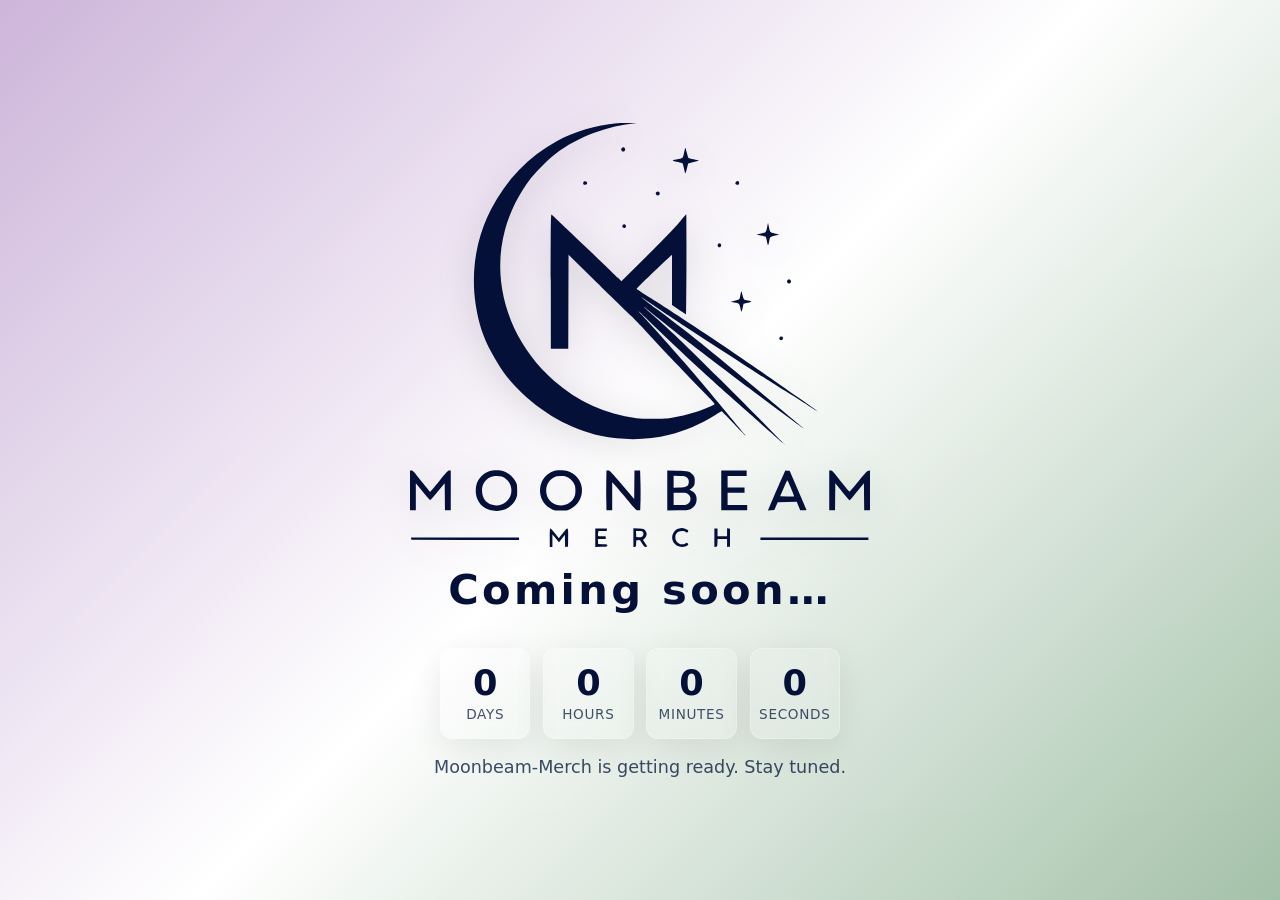
<file: index.html>
<!doctype html>
<html lang="en">
<head>
  <meta charset="utf-8" />
  <meta name="viewport" content="width=device-width,initial-scale=1" />
  <title>Moonbeam-Merch — Coming Soon</title>
  <link rel="stylesheet" href="styles.css">
  <style>
    .countdown {
      z-index: 1;
      display: grid;
      grid-template-columns: repeat(auto-fit, minmax(80px, 1fr));
      gap: 0.8rem;
      margin-top: 1rem;
      max-width: 400px;
    }

    .countdown-item {
      display: flex;
      flex-direction: column;
      align-items: center;
      justify-content: center;
      background: rgba(255, 255, 255, 0.15);
      backdrop-filter: blur(10px);
      border: 1px solid rgba(255, 255, 255, 0.25);
      border-radius: 12px;
      padding: 1rem;
      box-shadow: 0 8px 32px rgba(0, 0, 0, 0.08);
    }

    .countdown-value {
      font-size: clamp(1.5rem, 4vw, 2.2rem);
      font-weight: 700;
      color: var(--navy);
      line-height: 1;
    }

    .countdown-label {
      font-size: clamp(0.7rem, 2vw, 0.85rem);
      color: rgba(7, 26, 58, 0.75);
      margin-top: 0.4rem;
      font-weight: 500;
      text-transform: uppercase;
      letter-spacing: 0.05em;
    }

    @media (max-width: 480px) {
      .countdown {
        grid-template-columns: repeat(2, 1fr);
        gap: 0.6rem;
      }

      .countdown-item {
        padding: 0.8rem;
      }
    }

    @media (prefers-reduced-motion: reduce) {
      .countdown-item {
        background: rgba(255, 255, 255, 0.1);
        backdrop-filter: none;
      }
    }
  </style>
</head>
<body>
  <main class="stage" role="main" aria-labelledby="coming-title">
    <!-- Replace logo.svg with your logo file (logo.svg or logo.png).
         If you use an SVG file you can style its fill via CSS (see styles.css notes). -->
    <img src="Logo.svg" alt="Moonbeam-Merch logo" class="logo" id="moonbeam-logo">

    <h1 id="coming-title" class="title">Coming soon…</h1>

    <!-- Countdown Timer -->
    <div class="countdown" aria-live="polite" aria-label="Time remaining until October 1, 2026">
      <div class="countdown-item">
        <div class="countdown-value" id="days">0</div>
        <div class="countdown-label">Days</div>
      </div>
      <div class="countdown-item">
        <div class="countdown-value" id="hours">0</div>
        <div class="countdown-label">Hours</div>
      </div>
      <div class="countdown-item">
        <div class="countdown-value" id="minutes">0</div>
        <div class="countdown-label">Minutes</div>
      </div>
      <div class="countdown-item">
        <div class="countdown-value" id="seconds">0</div>
        <div class="countdown-label">Seconds</div>
      </div>
    </div>

    <!-- Optional short line -->
    <p class="sub">Moonbeam-Merch is getting ready. Stay tuned.</p>
  </main>

  <script>
    function updateCountdown() {
      // Target date: October 1, 2026 at 23:59:59
      const targetDate = new Date(2026, 9, 1, 23, 59, 59); // Month is 0-indexed, so 9 = October
      const now = new Date();
      const timeRemaining = targetDate - now;

      if (timeRemaining <= 0) {
        // Countdown has ended
        document.getElementById('days').textContent = '0';
        document.getElementById('hours').textContent = '0';
        document.getElementById('minutes').textContent = '0';
        document.getElementById('seconds').textContent = '0';
        return;
      }

      const days = Math.floor(timeRemaining / (1000 * 60 * 60 * 24));
      const hours = Math.floor((timeRemaining % (1000 * 60 * 60 * 24)) / (1000 * 60 * 60));
      const minutes = Math.floor((timeRemaining % (1000 * 60 * 60)) / (1000 * 60));
      const seconds = Math.floor((timeRemaining % (1000 * 60)) / 1000);

      document.getElementById('days').textContent = String(days).padStart(2, '0');
      document.getElementById('hours').textContent = String(hours).padStart(2, '0');
      document.getElementById('minutes').textContent = String(minutes).padStart(2, '0');
      document.getElementById('seconds').textContent = String(seconds).padStart(2, '0');
    }

    // Update immediately and then every second
    updateCountdown();
    setInterval(updateCountdown, 1000);
  </script>
</body>
</html>
</file>
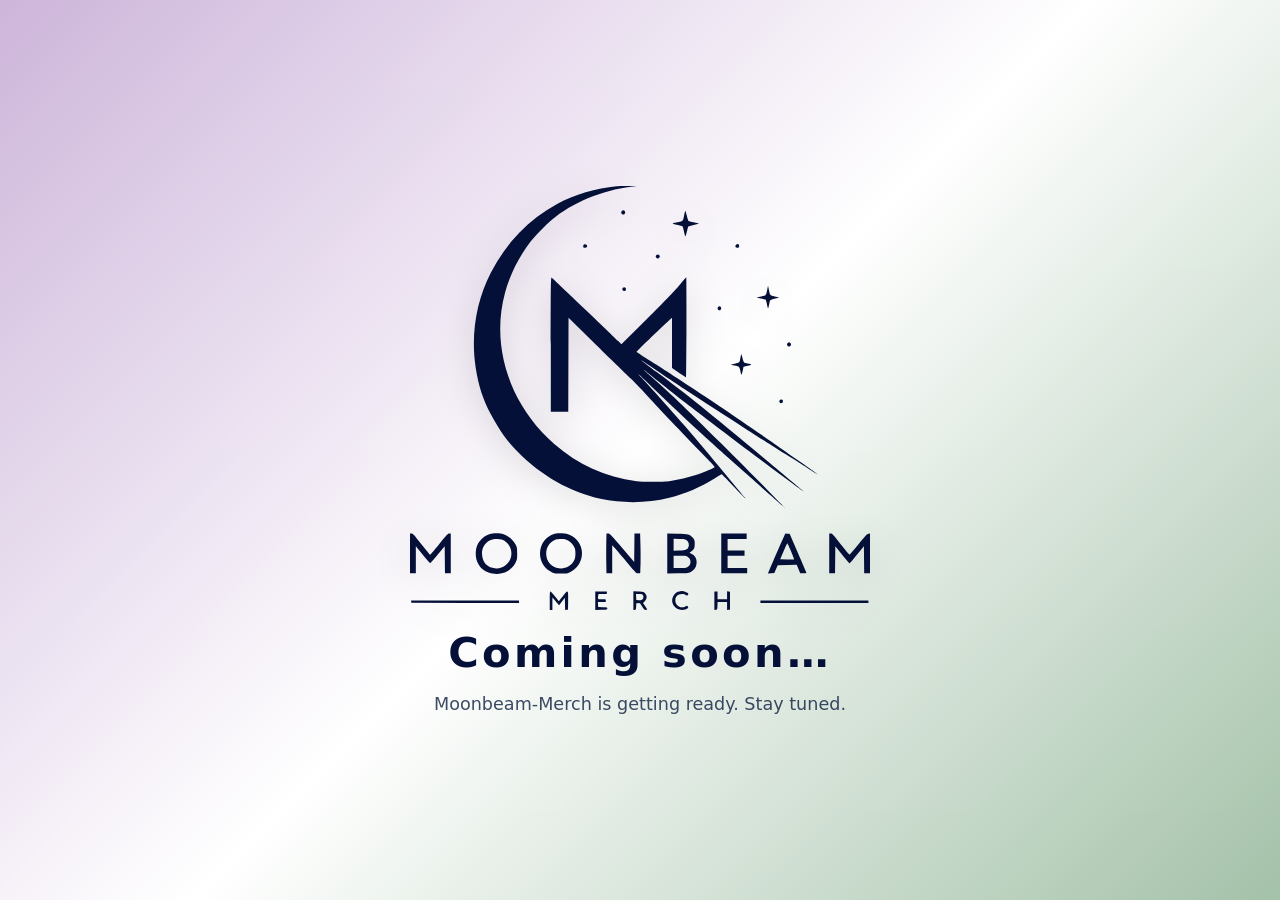
<file: static.html>
<!doctype html>
<html lang="en">
<head>
  <meta charset="utf-8" />
  <meta name="viewport" content="width=device-width,initial-scale=1" />
  <title>Moonbeam-Merch — Coming Soon</title>
  <link rel="stylesheet" href="styles.css">
</head>
<body>
  <main class="stage" role="main" aria-labelledby="coming-title">
    <!-- Replace logo.svg with your logo file (logo.svg or logo.png).
         If you use an SVG file you can style its fill via CSS (see styles.css notes). -->
    <img src="Logo.svg" alt="Moonbeam-Merch logo" class="logo" id="moonbeam-logo">

    <h1 id="coming-title" class="title">Coming soon…</h1>

    <!-- Optional short line -->
    <p class="sub">Moonbeam-Merch is getting ready. Stay tuned.</p>
  </main>
</body>
</html>
</file>
<file: styles.css>
:root{
  --pastel-pink: #CEB6DB;   /* top-left CEB6DB*/
  --pale-green:  #A6C3AB;   /* bottom-right */
  --navy:        #041038;   /* dark blue for logo & text */
  --glass-white: rgba(255,255,255,0.08);
}

/* Reset */
* { box-sizing: border-box; }
html,body { height:100%; margin:0; font-family: Inter, system-ui, -apple-system, "Segoe UI", Roboto, "Helvetica Neue", Arial; -webkit-font-smoothing:antialiased; -moz-osx-font-smoothing:grayscale; }

.stage{
  min-height:100vh;
  display:flex;
  flex-direction:column;
  align-items:center;
  justify-content:center;
  gap:1.1rem;
  padding:4vw;
  position:relative;
  overflow:hidden;
  /* diagonal pastel gradient with white midpoint */
  background: linear-gradient(135deg, var(--pastel-pink) 0%, #FFFFFF 50%, var(--pale-green) 100%);
}

/* Slight radial vignetting for depth */
.stage::after{
  content:"";
  position:absolute;
  inset:0;
  pointer-events:none;
  background: radial-gradient(60% 40% at 50% 40%, rgba(255,255,255,0.03), transparent 30%),
              linear-gradient(180deg, rgba(0,0,0,0.02), rgba(0,0,0,0.04) 100%);
  mix-blend-mode: soft-light;
}

/* Shimmering diagonal streak */
.stage::before{
  content:"";
  position:absolute;
  top:-40%;
  left:-50%;
  width:200%;
  height:200%;
  pointer-events:none;
  background: linear-gradient(90deg, rgba(255,255,255,0.00) 0%,
                                      rgba(255,255,255,0.45) 45%,
                                      rgba(255,255,255,0.65) 50%,
                                      rgba(255,255,255,0.45) 55%,
                                      rgba(255,255,255,0.00) 100%);
  transform: rotate(-20deg) translateX(-120%);
  filter: blur(4px);
  mix-blend-mode: screen;
  animation: shimmer 4s linear infinite;
  opacity:1;
}

@keyframes shimmer{
  0%   { transform: rotate(-20deg) translateX(-120%); }
  100% { transform: rotate(-20deg) translateX(120%); }
}

/* Logo */
.logo{
  display:block;
  max-width: min(36vw, 480px);
  width: 36vw;
  height: auto;
  z-index:1;
  /* gentle drop shadow for separation */
  filter: drop-shadow(0 6px 18px rgba(0,0,0,0.12));
  /* Color the logo dark blue */
  color: var(--navy);
  fill: currentColor;
}

/* Title & subtext */
.title{
  margin:0;
  z-index:1;
  color:var(--navy);
  font-weight:600;
  letter-spacing:0.08em;
  font-size: clamp(1.6rem, 3.6vw, 2.6rem);
  text-align:center;
  text-shadow: 0 1px 0 rgba(255,255,255,0.12);
}

.sub{
  margin:0;
  color: rgba(7,26,58,0.82);
  font-size: clamp(0.9rem, 1.6vw, 1.1rem);
  z-index:1;
  opacity:0.95;
  text-align:center;
}

/* Nice scaling on very small screens */
@media (max-width:480px){
  .logo{ width:54vw; }
  .stage{ padding:6vw 4vw; }
}

/* Accessibility: prefer-reduced-motion */
@media (prefers-reduced-motion: reduce){
  .stage::before { animation: none; transform:none; opacity:0.6; }
}
</file>
